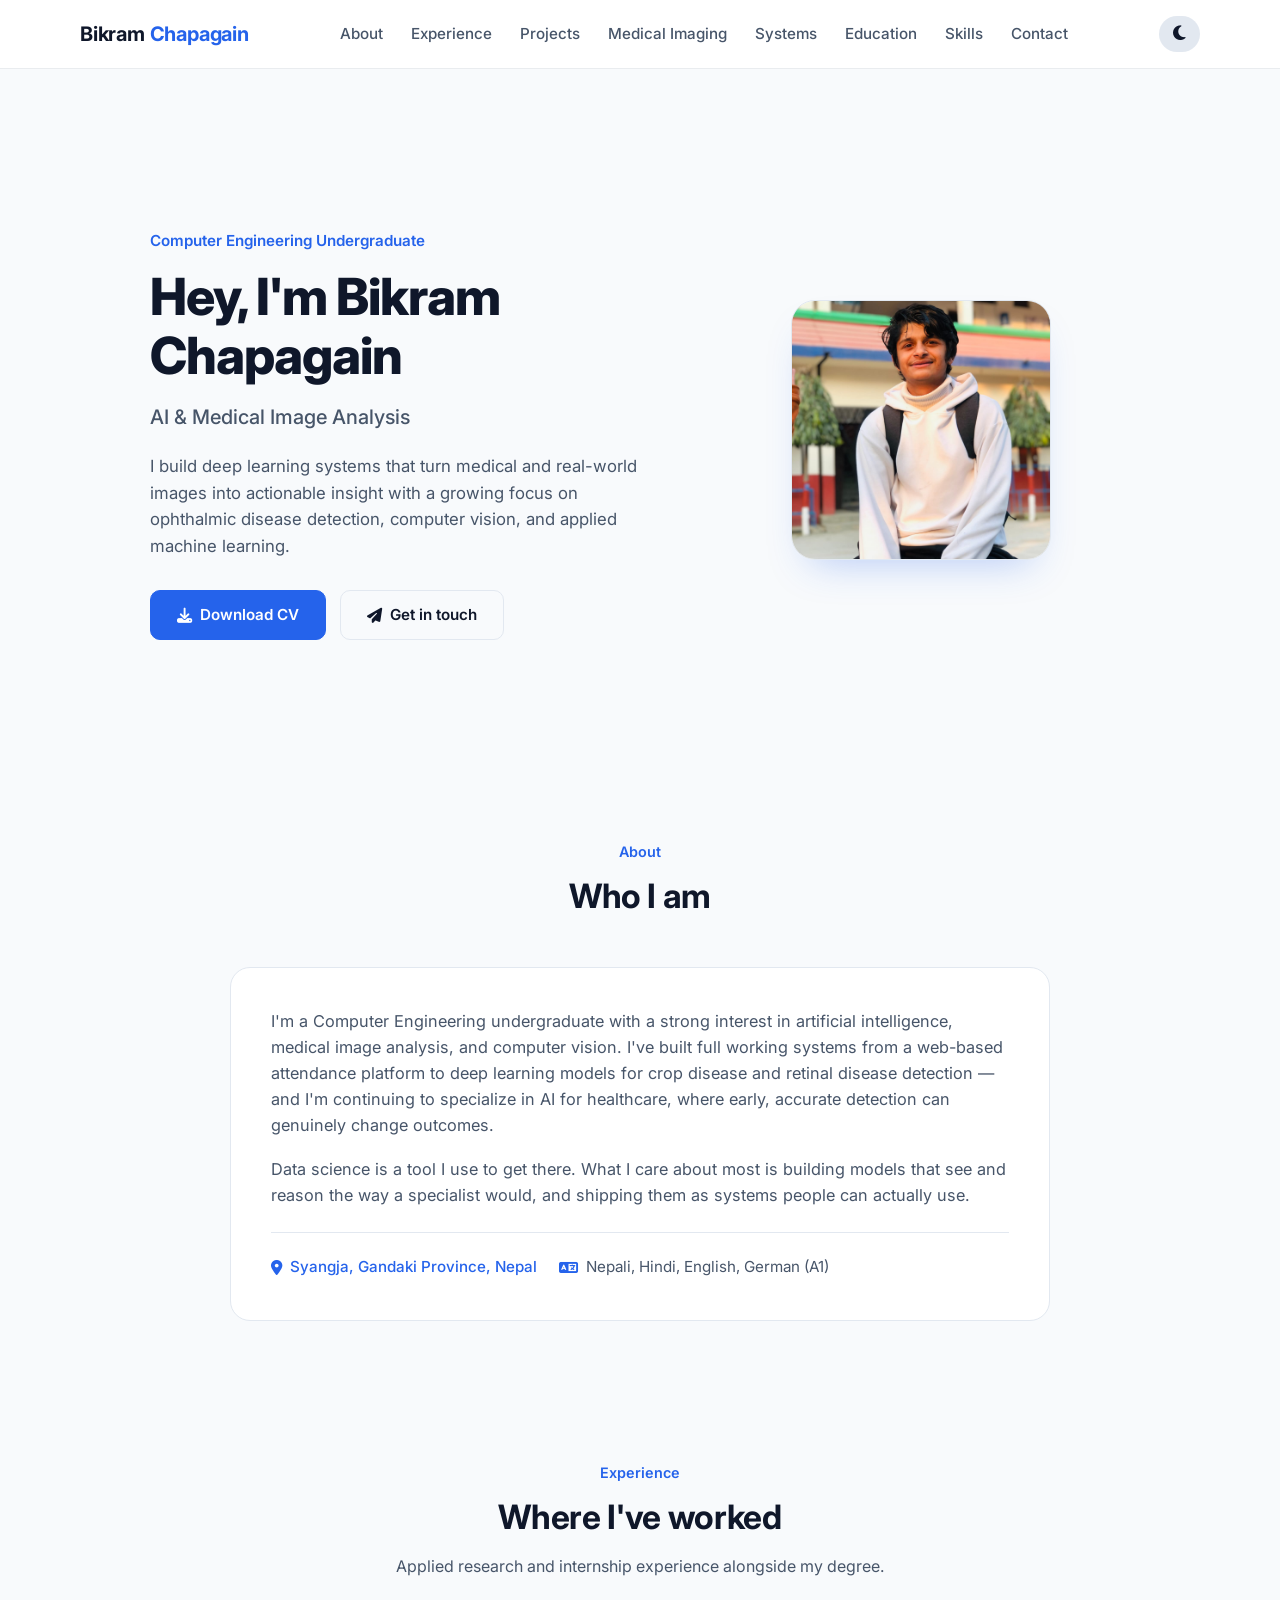
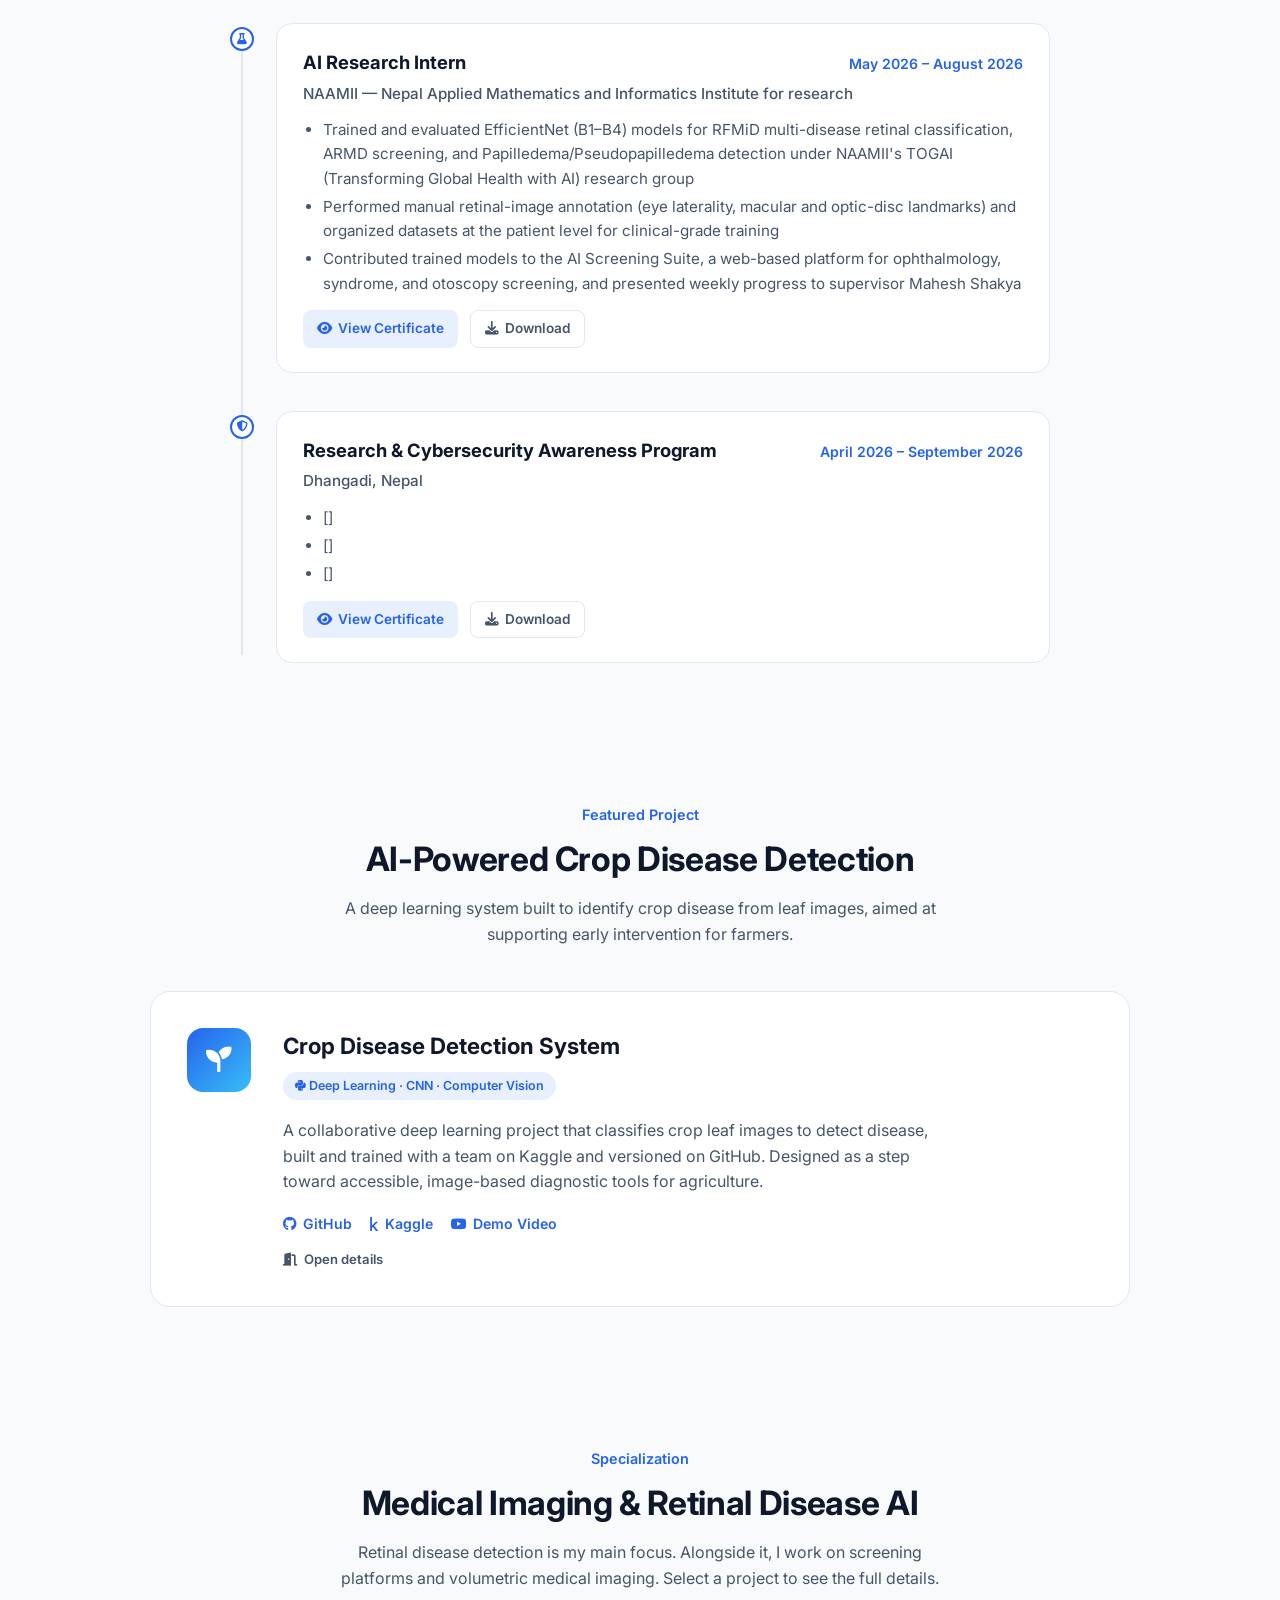
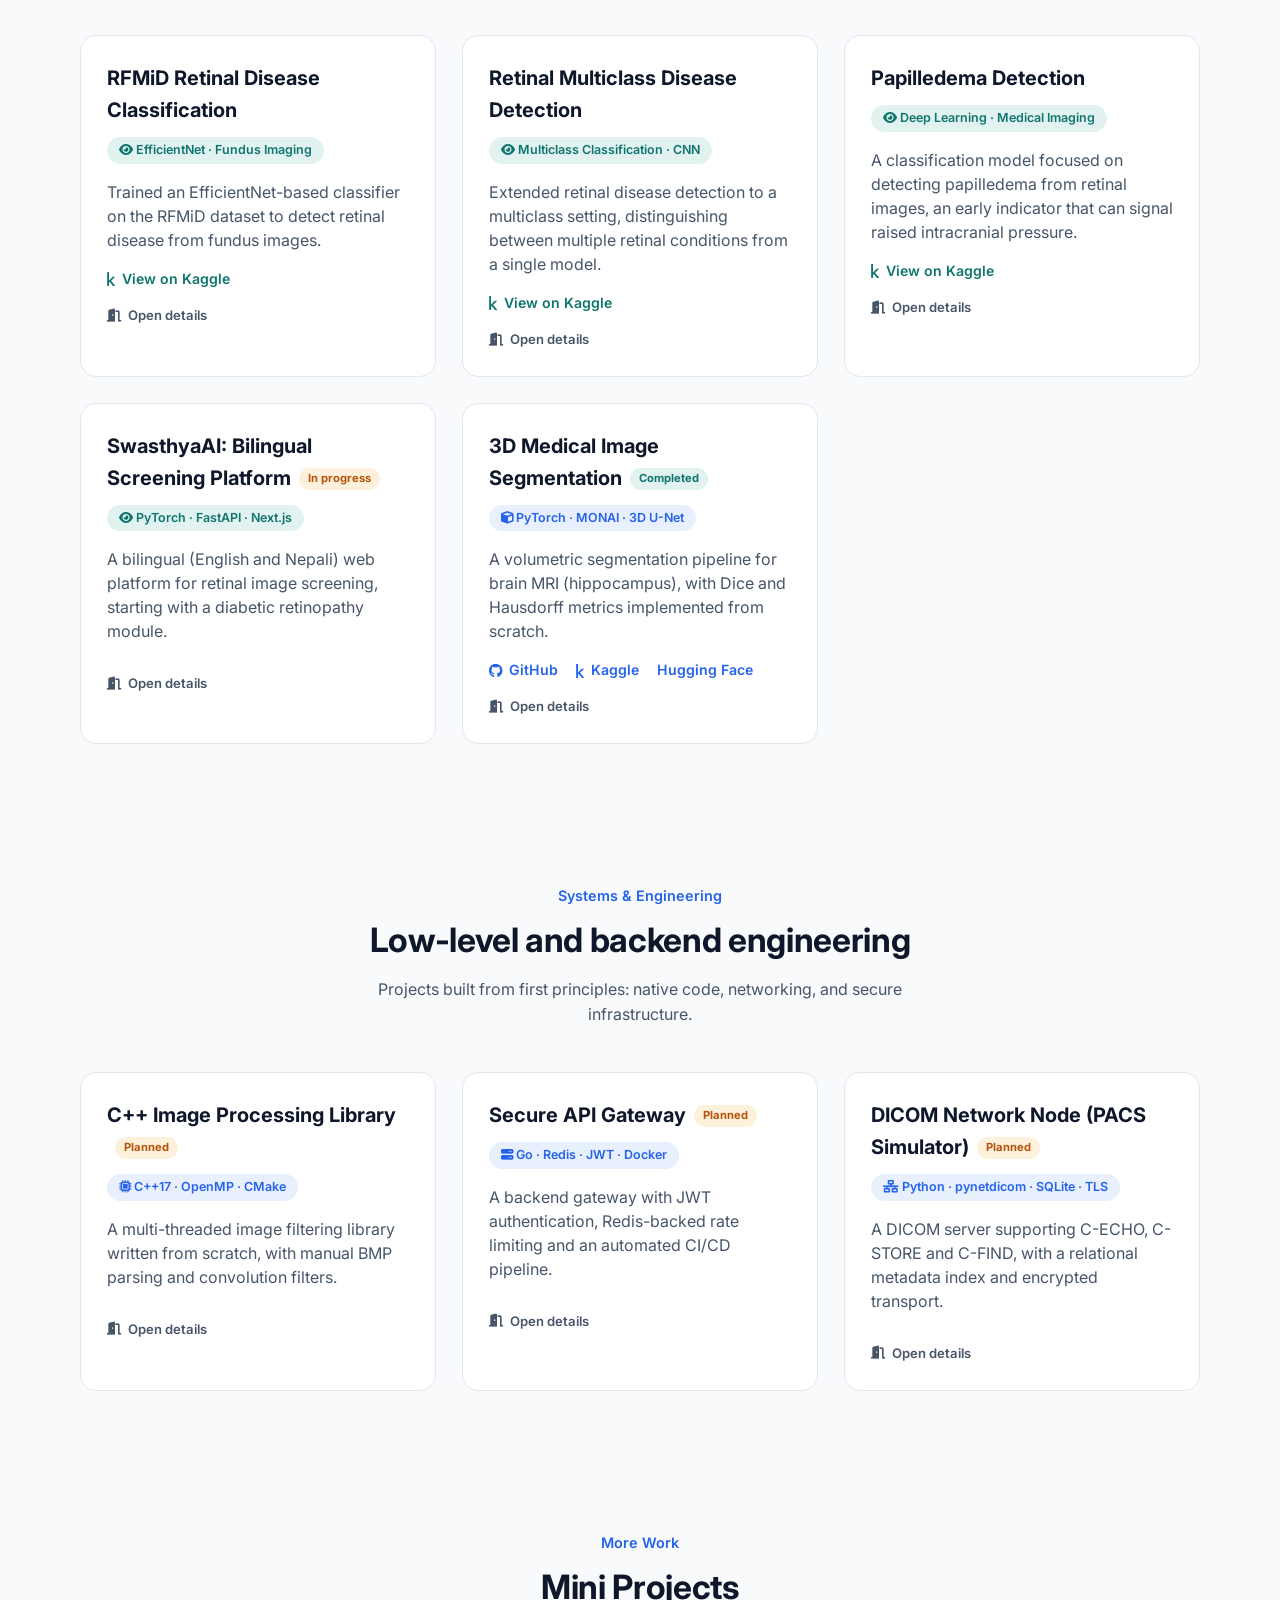
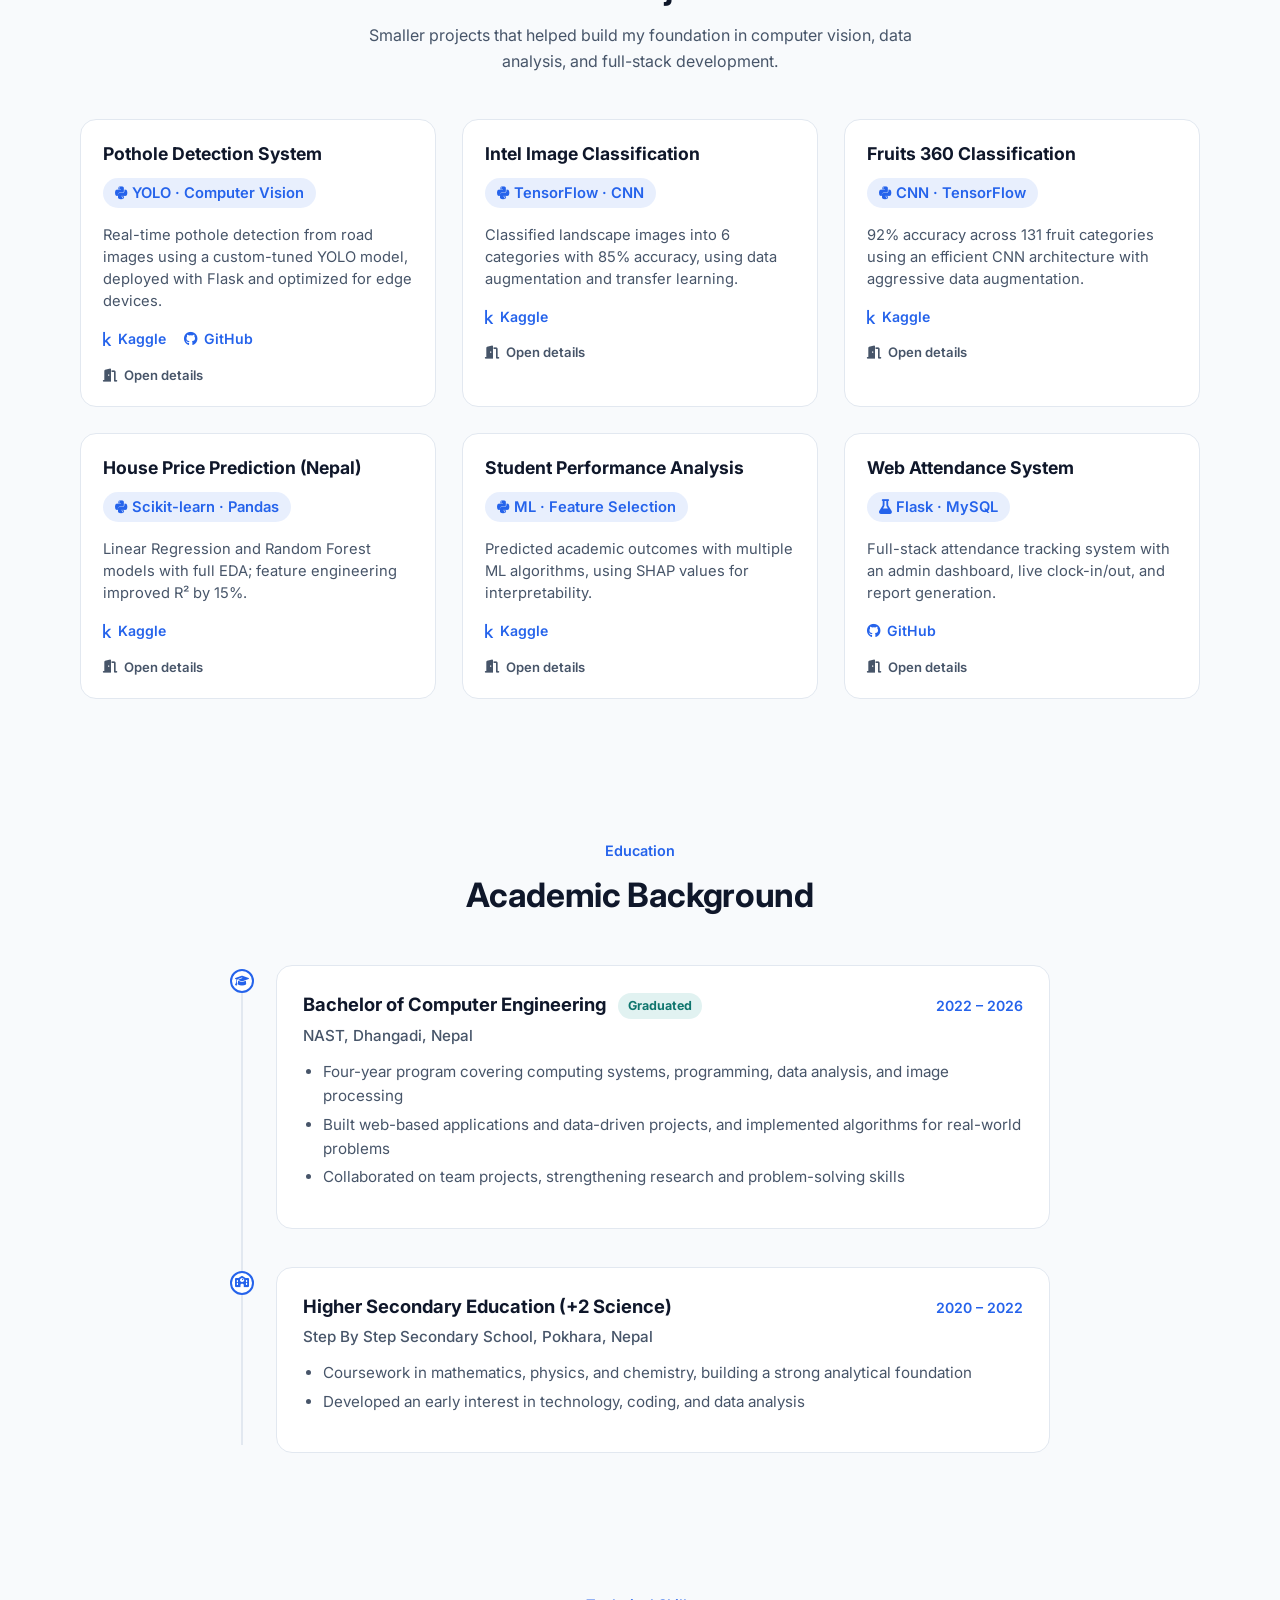
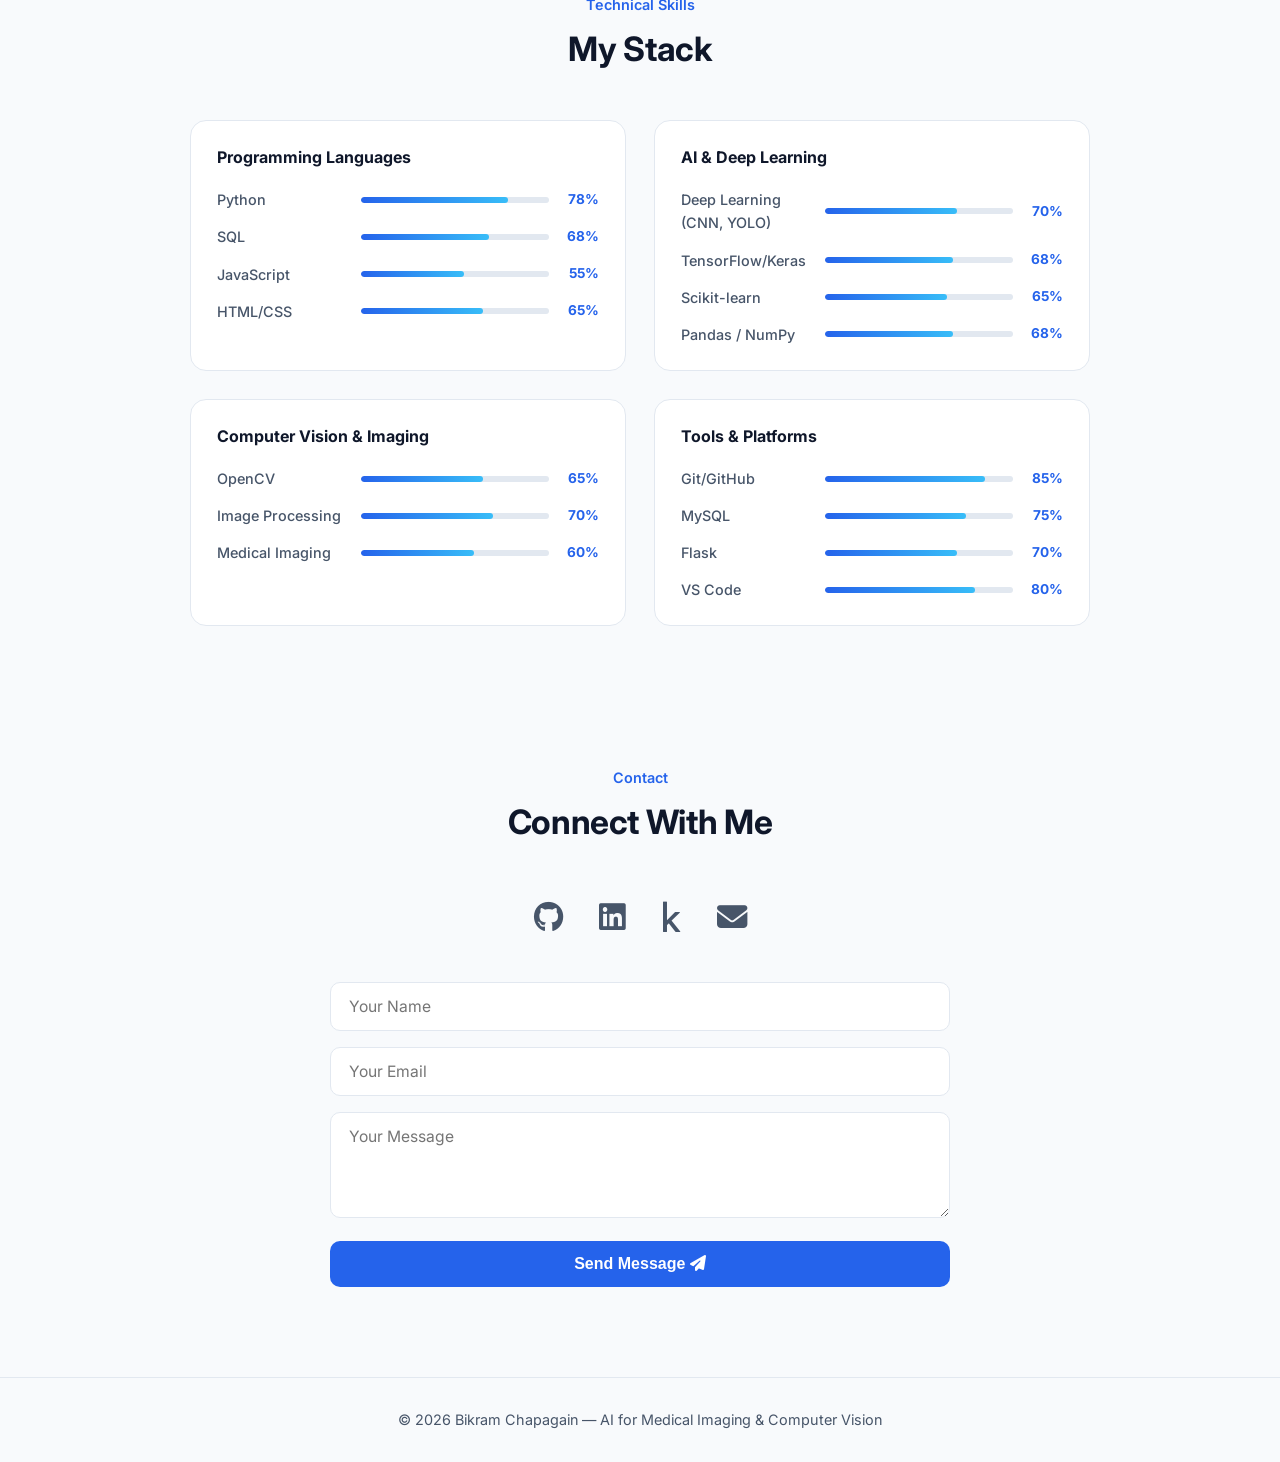
<file: index.html>
<!DOCTYPE html>
<html lang="en">
<head>
    <meta charset="UTF-8">
    <meta name="viewport" content="width=device-width, initial-scale=1.0">
    <title>Bikram Chapagain | AI &amp; Medical Image Analysis</title>
    <link href="https://fonts.googleapis.com/css2?family=Inter:wght@300;400;500;600;700;800&display=swap" rel="stylesheet">
    <link rel="stylesheet" href="https://cdnjs.cloudflare.com/ajax/libs/font-awesome/6.5.1/css/all.min.css">
    <style>
        :root {
            --ink: #0f172a;
            --ink-soft: #475569;
            --blue: #2563eb;
            --blue-deep: #1d4ed8;
            --sky: #38bdf8;
            --teal: #0d9488;
            --teal-deep: #0f766e;
            --border: #e2e8f0;
            --surface: #ffffff;
            --bg: #f8fafc;
        }

        * { margin: 0; padding: 0; box-sizing: border-box; }

        body {
            font-family: 'Inter', 'Segoe UI', sans-serif;
            background: var(--bg);
            color: var(--ink);
            line-height: 1.6;
            transition: background 0.3s ease, color 0.3s ease;
        }

        body.dark-mode {
            --ink: #e2e8f0;
            --ink-soft: #94a3b8;
            --border: rgba(56, 189, 248, 0.18);
            --surface: rgba(15, 23, 42, 0.7);
            --bg: #0b1120;
        }

        body.dark-mode nav {
            background: rgba(11, 17, 32, 0.85);
            border-bottom: 1px solid var(--border);
        }

        .container { max-width: 1180px; margin: 0 auto; padding: 0 30px; }

        /* Nav */
        nav {
            background: rgba(255, 255, 255, 0.92);
            backdrop-filter: blur(10px);
            box-shadow: 0 1px 0 rgba(15, 23, 42, 0.06);
            position: sticky;
            top: 0;
            z-index: 100;
            padding: 1rem 0;
        }

        nav .container { display: flex; justify-content: space-between; align-items: center; flex-wrap: wrap; gap: 16px; }

        .logo {
            font-size: 1.25rem;
            font-weight: 700;
            color: var(--ink);
            text-decoration: none;
            letter-spacing: -0.01em;
        }

        .logo span { color: var(--blue); }

        .nav-links { display: flex; gap: 1.75rem; list-style: none; flex-wrap: wrap; }

        .nav-links a {
            color: var(--ink-soft);
            text-decoration: none;
            font-weight: 500;
            font-size: 0.95rem;
            transition: color 0.2s;
        }

        .nav-links a:hover { color: var(--blue); }

        .dark-mode-btn {
            background: var(--border);
            border: none;
            font-size: 1.05rem;
            cursor: pointer;
            padding: 8px 14px;
            border-radius: 40px;
            color: var(--ink);
        }

        body.dark-mode .dark-mode-btn { background: #1e293b; color: #fbbf24; }

        /* Hero */
        .hero { padding: 90px 0 60px; min-height: 78vh; display: flex; align-items: center; }
        .hero-wrapper { display: flex; align-items: center; gap: 60px; flex-wrap: wrap; }
        .hero-text { flex: 1.2; min-width: 320px; }

        .hero-text .eyebrow {
            display: inline-block;
            color: var(--blue);
            font-weight: 600;
            font-size: 0.95rem;
            margin-bottom: 14px;
        }

        .hero-text h1 { font-size: 3.2rem; font-weight: 800; margin-bottom: 16px; line-height: 1.15; letter-spacing: -0.02em; }
        .hero-text h2 { font-size: 1.25rem; font-weight: 500; margin-bottom: 20px; color: var(--ink-soft); }
        .hero-text p { margin-bottom: 30px; font-size: 1.05rem; color: var(--ink-soft); max-width: 60ch; }

        .hero-actions { display: flex; gap: 14px; flex-wrap: wrap; }

        .btn-cv, .btn-outline {
            display: inline-flex;
            align-items: center;
            gap: 8px;
            padding: 12px 26px;
            text-decoration: none;
            border-radius: 10px;
            font-weight: 600;
            font-size: 0.95rem;
            transition: all 0.2s;
        }

        .btn-cv {
            background: var(--blue);
            color: white;
            border: 1px solid var(--blue);
        }
        .btn-cv:hover { background: var(--blue-deep); transform: translateY(-2px); }

        .btn-outline {
            background: transparent;
            color: var(--ink);
            border: 1px solid var(--border);
        }
        .btn-outline:hover { border-color: var(--blue); color: var(--blue); }

        .hero-image { flex: 1; text-align: center; min-width: 260px; }

        .profile-img {
            width: 260px;
            height: 260px;
            border-radius: 24px;
            object-fit: cover;
            border: 1px solid var(--border);
            box-shadow: 0 20px 40px -20px rgba(37, 99, 235, 0.35);
        }

        /* Sections */
        section { padding: 70px 0; }

        .section-head { margin-bottom: 44px; }
        .section-head .kicker { color: var(--blue); font-weight: 600; font-size: 0.9rem; margin-bottom: 6px; display: block; }
        .section-head h2 { font-size: 2.1rem; font-weight: 700; letter-spacing: -0.01em; }
        .section-head p { color: var(--ink-soft); margin-top: 10px; max-width: 60ch; }
        .section-head.center { text-align: center; }
        .section-head.center p { margin-left: auto; margin-right: auto; }

        /* About */
        .about-content {
            max-width: 820px;
            margin: 0 auto;
            background: var(--surface);
            padding: 40px;
            border-radius: 20px;
            border: 1px solid var(--border);
        }
        .about-content p { margin-bottom: 18px; font-size: 1.02rem; color: var(--ink-soft); }
        .about-meta { display: flex; flex-wrap: wrap; gap: 22px; margin-top: 24px; padding-top: 22px; border-top: 1px solid var(--border); font-size: 0.95rem; }
        .about-meta div { display: flex; align-items: center; gap: 8px; color: var(--ink-soft); }
        .about-meta i { color: var(--blue); }
        .location-link { color: var(--blue); text-decoration: none; font-weight: 500; }

        /* Timeline (Experience + Education) */
        .timeline { max-width: 820px; margin: 0 auto; position: relative; }
        .timeline::before {
            content: '';
            position: absolute;
            left: 11px;
            top: 8px;
            bottom: 8px;
            width: 2px;
            background: var(--border);
        }
        .timeline-item { position: relative; padding-left: 46px; margin-bottom: 38px; }
        .timeline-item:last-child { margin-bottom: 0; }
        .timeline-dot {
            position: absolute;
            left: 0;
            top: 4px;
            width: 24px;
            height: 24px;
            border-radius: 50%;
            background: var(--surface);
            border: 2px solid var(--blue);
            display: flex;
            align-items: center;
            justify-content: center;
            color: var(--blue);
            font-size: 0.7rem;
        }
        .timeline-card {
            background: var(--surface);
            border: 1px solid var(--border);
            border-radius: 16px;
            padding: 24px 26px;
        }
        .timeline-card .role-row { display: flex; justify-content: space-between; align-items: baseline; flex-wrap: wrap; gap: 8px; margin-bottom: 4px; }
        .timeline-card h3 { font-size: 1.15rem; font-weight: 700; }
        .timeline-card .period { font-size: 0.88rem; color: var(--blue); font-weight: 600; white-space: nowrap; }
        .timeline-card .org { color: var(--ink-soft); font-weight: 500; font-size: 0.95rem; margin-bottom: 12px; }
        .timeline-card ul { padding-left: 20px; color: var(--ink-soft); font-size: 0.95rem; margin-bottom: 14px; }
        .timeline-card ul li { margin-bottom: 4px; }
        .cert-actions { display: flex; gap: 12px; flex-wrap: wrap; }
        .cert-btn {
            display: inline-flex;
            align-items: center;
            gap: 6px;
            font-size: 0.85rem;
            font-weight: 600;
            padding: 7px 14px;
            border-radius: 8px;
            text-decoration: none;
        }
        .cert-view { background: rgba(37, 99, 235, 0.1); color: var(--blue); }
        .cert-download { background: transparent; color: var(--ink-soft); border: 1px solid var(--border); }
        .cert-view:hover { background: rgba(37, 99, 235, 0.18); }
        .cert-download:hover { border-color: var(--blue); color: var(--blue); }

        .grad-badge {
            display: inline-block;
            background: rgba(13, 148, 136, 0.12);
            color: var(--teal-deep);
            font-size: 0.78rem;
            font-weight: 700;
            padding: 3px 10px;
            border-radius: 30px;
            margin-left: 8px;
            vertical-align: middle;
        }
        body.dark-mode .grad-badge { color: #2dd4bf; }

        /* Featured project (single, large) */
        .featured-card {
            max-width: 980px;
            margin: 0 auto;
            background: var(--surface);
            border: 1px solid var(--border);
            border-radius: 20px;
            padding: 36px;
            display: flex;
            gap: 32px;
            flex-wrap: wrap;
        }
        .featured-icon {
            width: 64px;
            height: 64px;
            border-radius: 16px;
            background: linear-gradient(135deg, var(--blue), var(--sky));
            display: flex;
            align-items: center;
            justify-content: center;
            color: white;
            font-size: 1.6rem;
            flex-shrink: 0;
        }
        .featured-body { flex: 1; min-width: 240px; }
        .featured-body h3 { font-size: 1.4rem; font-weight: 700; margin-bottom: 8px; }
        .featured-body p { color: var(--ink-soft); margin-bottom: 18px; max-width: 65ch; }

        /* Generic project grid */
        .project-grid { display: grid; grid-template-columns: repeat(auto-fit, minmax(300px, 1fr)); gap: 26px; }

        .project-card {
            background: var(--surface);
            padding: 26px;
            border-radius: 16px;
            border: 1px solid var(--border);
            transition: transform 0.25s ease, box-shadow 0.25s ease, border-color 0.25s ease;
        }
        .project-card:hover { transform: translateY(-5px); box-shadow: 0 16px 30px -18px rgba(15, 23, 42, 0.25); }

        .project-card.mini { padding: 20px 22px; }
        .project-card.mini h3 { font-size: 1.1rem; }
        .project-card.mini p { font-size: 0.92rem; }

        .project-card.eye:hover { border-color: rgba(13, 148, 136, 0.4); }
        .project-card:not(.eye):hover { border-color: rgba(37, 99, 235, 0.35); }

        .project-card h3 { font-size: 1.25rem; font-weight: 700; margin-bottom: 10px; }

        .tech {
            display: inline-block;
            padding: 4px 12px;
            border-radius: 30px;
            font-size: 0.78rem;
            font-weight: 600;
            margin-bottom: 14px;
        }
        .tech.blue { background: rgba(37, 99, 235, 0.1); color: var(--blue); }
        .tech.teal { background: rgba(13, 148, 136, 0.12); color: var(--teal-deep); }
        body.dark-mode .tech.teal { color: #2dd4bf; }

        .project-card p { margin-bottom: 16px; color: var(--ink-soft); line-height: 1.5; }

        .project-links { display: flex; gap: 18px; flex-wrap: wrap; }
        .project-link { color: var(--blue); text-decoration: none; display: inline-flex; align-items: center; gap: 6px; font-weight: 600; font-size: 0.88rem; }
        .project-link:hover { color: var(--blue-deep); }
        .project-card.eye .project-link { color: var(--teal-deep); }
        body.dark-mode .project-card.eye .project-link { color: #2dd4bf; }

        /* Skills */
        .skill-groups { max-width: 900px; margin: 0 auto; display: grid; grid-template-columns: repeat(auto-fit, minmax(380px, 1fr)); gap: 28px; }
        .skill-group {
            background: var(--surface);
            border: 1px solid var(--border);
            border-radius: 16px;
            padding: 24px 26px;
        }
        .skill-group h3 { font-size: 1rem; font-weight: 700; margin-bottom: 18px; color: var(--ink); }
        .skill-item { margin-bottom: 14px; display: flex; align-items: center; gap: 14px; }
        .skill-item:last-child { margin-bottom: 0; }
        .skill-item span:first-child { width: 130px; font-size: 0.9rem; font-weight: 500; color: var(--ink-soft); flex-shrink: 0; }
        .progress-bar { flex: 1; height: 6px; background: var(--border); border-radius: 10px; overflow: hidden; }
        .progress { height: 100%; background: linear-gradient(90deg, var(--blue), var(--sky)); width: 0; border-radius: 10px; transition: width 1.1s ease; }
        .percentage { width: 36px; font-weight: 700; color: var(--blue); font-size: 0.85rem; text-align: right; }

        /* Contact */
        .contact-grid { max-width: 620px; margin: 0 auto; }
        .social-icons { display: flex; justify-content: center; gap: 36px; margin-bottom: 40px; }
        .social-icon { font-size: 1.9rem; color: var(--ink-soft); transition: 0.2s; }
        .social-icon:hover { color: var(--blue); transform: translateY(-3px); }

        .contact-form input, .contact-form textarea {
            width: 100%;
            padding: 14px 18px;
            margin-bottom: 16px;
            background: var(--surface);
            border: 1px solid var(--border);
            border-radius: 10px;
            font-size: 0.98rem;
            color: var(--ink);
            font-family: inherit;
        }
        .contact-form input:focus, .contact-form textarea:focus { outline: none; border-color: var(--blue); }

        .btn-primary {
            width: 100%;
            padding: 14px;
            background: var(--blue);
            color: white;
            border: none;
            border-radius: 10px;
            font-weight: 700;
            font-size: 1rem;
            cursor: pointer;
            transition: 0.2s;
        }
        .btn-primary:hover { background: var(--blue-deep); }

        footer { text-align: center; padding: 30px 0; border-top: 1px solid var(--border); margin-top: 20px; color: var(--ink-soft); font-size: 0.9rem; }

        @media (max-width: 768px) {
            .hero-wrapper { flex-direction: column-reverse; text-align: center; }
            .hero-text p { margin-left: auto; margin-right: auto; }
            .hero-actions { justify-content: center; }
            .hero-text h1 { font-size: 2.3rem; }
            .section-head h2 { font-size: 1.7rem; }
            .featured-card { padding: 26px; }
        }

        /* Clickable project cards */
        .project-card[data-open], .featured-card[data-open] { cursor: pointer; }
        .project-card:focus-visible, .featured-card:focus-visible { outline: 2px solid var(--blue); outline-offset: 3px; }
        .card-open { margin-top: 14px; font-size: 0.82rem; font-weight: 600; color: var(--ink-soft); display: flex; align-items: center; gap: 6px; }
        [data-open]:hover .card-open { color: var(--blue); }
        .badge { display: inline-block; font-size: 0.7rem; font-weight: 700; padding: 2px 9px; border-radius: 30px; margin-left: 8px; background: rgba(245, 158, 11, 0.14); color: #b45309; vertical-align: middle; }
        .badge.done { background: rgba(13, 148, 136, 0.12); color: var(--teal-deep); }
        body.dark-mode .badge { color: #fbbf24; }
        body.dark-mode .badge.done { color: #2dd4bf; }

        /* Door transition + project detail */
        #door { background: var(--bg); position: fixed; inset: 0; z-index: 200; visibility: hidden; opacity: 0; perspective: 1600px; overflow: hidden; transition: opacity 0.25s ease; }
        #door.show { visibility: visible; opacity: 1; }
        .door-page { position: absolute; inset: 0; z-index: 1; background: transparent; overflow-y: auto; opacity: 0; transform: scale(0.94); transition: opacity 0.6s ease 0.15s, transform 0.9s cubic-bezier(0.2, 0.7, 0.2, 1); }
        #door.open .door-page { opacity: 1; transform: none; }
        .door { position: absolute; top: 0; bottom: 0; width: 50%; z-index: 2; pointer-events: none; background: linear-gradient(180deg, #0b1120, #13203b); transition: transform 0.95s cubic-bezier(0.65, 0, 0.25, 1); backface-visibility: hidden; }
        .door.l { left: 0; transform-origin: left center; border-right: 1px solid rgba(56, 189, 248, 0.4); }
        .door.r { right: 0; transform-origin: right center; }
        .door::before { content: ''; position: absolute; inset: 12%; border: 1px solid rgba(56, 189, 248, 0.22); border-radius: 6px; }
        .door::after { content: ''; position: absolute; top: 50%; width: 14px; height: 14px; border-radius: 50%; background: var(--sky); box-shadow: 0 0 18px rgba(56, 189, 248, 0.6); }
        .door.l::after { right: 22px; }
        .door.r::after { left: 22px; }
        #door.open .door.l { transform: rotateY(-105deg); }
        #door.open .door.r { transform: rotateY(105deg); }

        .door-bg { position: absolute; inset: 0; width: 100%; height: 100%; pointer-events: none; display: none; }
        .d-wrap { max-width: 860px; margin: 0 auto; padding: 24px 30px 90px; }
        .d-back { display: inline-flex; align-items: center; gap: 8px; background: var(--surface); color: var(--ink); border: 1px solid var(--border); border-radius: 10px; padding: 9px 16px; font: 600 0.9rem inherit; font-family: inherit; cursor: pointer; }
        .d-back:hover { border-color: var(--blue); color: var(--blue); }
        .d-title { font-size: 2.3rem; font-weight: 800; letter-spacing: -0.02em; line-height: 1.2; margin: 34px 0 12px; }
        .d-tags { color: var(--ink-soft); font-weight: 600; font-size: 0.95rem; }
        .d-sec { margin-top: 38px; }
        .d-sec h3 { font-size: 1.05rem; font-weight: 700; margin-bottom: 12px; }
        .d-sec p, .d-sec li { color: var(--ink-soft); max-width: 68ch; }
        .d-sec ul { padding-left: 20px; }
        .d-sec p + p { margin-top: 12px; }
        .d-sec li { margin-bottom: 6px; }
        .d-metrics { display: grid; grid-template-columns: repeat(auto-fit, minmax(160px, 1fr)); gap: 14px; }
        .d-metric { background: var(--surface); border: 1px solid var(--border); border-radius: 14px; padding: 16px 18px; }
        .d-metric b { display: block; font-size: 1.6rem; font-weight: 800; color: var(--blue); }
        .d-metric span { font-size: 0.85rem; color: var(--ink-soft); }
        .d-chips { display: flex; flex-wrap: wrap; gap: 8px; }
        .d-chips span { background: var(--surface); border: 1px solid var(--border); border-radius: 30px; padding: 4px 13px; font-size: 0.85rem; font-weight: 600; color: var(--ink-soft); }
        .d-links { display: flex; flex-wrap: wrap; gap: 12px; }
        .d-links a { display: inline-flex; align-items: center; gap: 8px; padding: 10px 18px; border-radius: 10px; font-weight: 600; font-size: 0.92rem; text-decoration: none; background: var(--blue); color: #fff; }
        .d-links a:hover { background: var(--blue-deep); }
        .d-gallery { display: grid; grid-template-columns: repeat(auto-fit, minmax(260px, 1fr)); gap: 16px; }
        .d-gallery figure { margin: 0; }
        .d-gallery img { width: 100%; border-radius: 12px; border: 1px solid var(--border); }
        .d-gallery figcaption { font-size: 0.82rem; color: var(--ink-soft); margin-top: 6px; }

        /* Workflow: 3D data flow */
        .flow-scene { perspective: 1200px; padding: 6px 0 0; }
        .flow-plane { position: relative; transform-style: preserve-3d; transform: rotateX(34deg) rotateY(var(--ry, 0deg)); transform-origin: 50% 40%; transition: transform 0.35s ease; padding: 4px 6px 14px; }
        .flane-name { font-weight: 700; font-size: 0.9rem; margin: 6px 0 10px; }
        .flane-name span { font-weight: 500; color: var(--ink-soft); margin-left: 8px; font-size: 0.82rem; }
        .flane-sep { text-align: center; font-size: 0.82rem; font-weight: 600; color: var(--blue); margin: 16px 0 4px; }
        .flane { position: relative; display: flex; gap: 22px; transform-style: preserve-3d; padding: 14px 12px; background: rgba(37, 99, 235, 0.05); border: 1px dashed var(--border); border-radius: 14px; }
        .fnode { position: relative; flex: 1; min-width: 0; font-size: 0.74rem; font-weight: 600; font-family: inherit; line-height: 1.25; color: var(--ink); background: var(--surface); border: 1px solid var(--border); border-radius: 10px; padding: 10px 4px 9px; cursor: pointer; transform-style: preserve-3d; transition: transform 0.4s cubic-bezier(0.2, 0.7, 0.2, 1), border-color 0.3s, box-shadow 0.3s; }
        .fnode b { display: block; width: 22px; height: 22px; line-height: 22px; margin: 0 auto 6px; border-radius: 50%; background: rgba(37, 99, 235, 0.12); color: var(--blue); font-size: 0.72rem; }
        .fnode:not(:last-child)::after { content: ''; position: absolute; left: 100%; top: 50%; width: 22px; height: 2px; background: repeating-linear-gradient(90deg, var(--sky) 0 6px, transparent 6px 12px); background-size: 12px 2px; animation: fflow 0.8s linear infinite; }
        .fnode.on { transform: translateZ(26px); border-color: var(--blue); box-shadow: 0 16px 28px -12px rgba(37, 99, 235, 0.55); }
        .fnode.on b { background: var(--blue); color: #fff; }
        .fnode:focus-visible, .flow-btn:focus-visible { outline: 2px solid var(--blue); outline-offset: 2px; }
        @keyframes fflow { to { background-position: 12px 0; } }
        .fcube { position: absolute; left: 0; top: 0; width: 26px; height: 26px; transform-style: preserve-3d; pointer-events: none; opacity: 0; }
        .fcube .spin { position: absolute; inset: 0; transform-style: preserve-3d; animation: fspin 5s linear infinite; }
        .fcube i { position: absolute; inset: 0; border: 1px solid rgba(56, 189, 248, 0.95); background: rgba(56, 189, 248, 0.2); }
        .fcube i:nth-child(1) { transform: translateZ(13px); }
        .fcube i:nth-child(2) { transform: rotateY(180deg) translateZ(13px); }
        .fcube i:nth-child(3) { transform: rotateY(90deg) translateZ(13px); }
        .fcube i:nth-child(4) { transform: rotateY(-90deg) translateZ(13px); }
        .fcube i:nth-child(5) { transform: rotateX(90deg) translateZ(13px); }
        .fcube i:nth-child(6) { transform: rotateX(-90deg) translateZ(13px); }
        @keyframes fspin { to { transform: rotateX(360deg) rotateY(360deg); } }
        .fdot { position: absolute; left: 0; top: 0; width: 8px; height: 8px; border-radius: 50%; background: var(--sky); pointer-events: none; opacity: 0; }
        .flow-info { margin-top: 18px; background: var(--surface); border: 1px solid var(--border); border-radius: 14px; padding: 16px 18px; }
        .flow-info h4 { font-size: 1rem; font-weight: 700; margin-bottom: 2px; }
        .fi-data { color: var(--blue); font-weight: 600; font-size: 0.88rem; margin-bottom: 8px; }
        .flow-btn { margin-top: 12px; background: transparent; color: var(--ink); border: 1px solid var(--border); border-radius: 8px; padding: 6px 14px; font-family: inherit; font-weight: 600; font-size: 0.85rem; cursor: pointer; }
        .flow-btn:hover { border-color: var(--blue); color: var(--blue); }
        @media (max-width: 720px) {
            .flow-plane { transform: none; }
            .flane { flex-direction: column; gap: 22px; }
            .fnode { flex: none; font-size: 0.85rem; }
            .fnode:not(:last-child)::after { left: 50%; top: 100%; width: 2px; height: 22px; background: repeating-linear-gradient(180deg, var(--sky) 0 6px, transparent 6px 12px); background-size: 2px 12px; animation-name: fflowv; }
            .fnode.on { transform: scale(1.04); }
        }
        @keyframes fflowv { to { background-position: 0 12px; } }
        @media (prefers-reduced-motion: reduce) { .fcube .spin, .fnode::after { animation: none !important; } }
        body.door-lock { overflow: hidden; }
        @media (prefers-reduced-motion: reduce) { #door, .door, .door-page { transition-duration: 0.01s !important; transition-delay: 0s !important; } }
        @media (max-width: 768px) { .d-title { font-size: 1.8rem; } .d-wrap { padding: 18px 20px 70px; } }
    </style>
</head>
<body>

    <nav>
        <div class="container">
            <a href="#" class="logo">Bikram <span>Chapagain</span></a>
            <ul class="nav-links">
                <li><a href="#about">About</a></li>
                <li><a href="#experience">Experience</a></li>
                <li><a href="#featured">Projects</a></li>
                <li><a href="#ophthalmology">Medical Imaging</a></li>
                <li><a href="#systems">Systems</a></li>
                <li><a href="#education">Education</a></li>
                <li><a href="#skills">Skills</a></li>
                <li><a href="#contact">Contact</a></li>
            </ul>
            <button id="darkModeToggle" class="dark-mode-btn" aria-label="Toggle dark mode">
                <i class="fas fa-moon"></i>
            </button>
        </div>
    </nav>

    <main>
        <!-- Hero -->
        <section class="hero">
            <div class="container">
                <div class="hero-wrapper">
                    <div class="hero-text">
                        <span class="eyebrow">Computer Engineering Undergraduate</span>
                        <h1>Hey, I'm <span id="typingName"></span></h1>
                        <h2>AI &amp; Medical Image Analysis</h2>
                        <p>I build deep learning systems that turn medical and real-world images into actionable insight with a growing focus on ophthalmic disease detection, computer vision, and applied machine learning.</p>
                        <div class="hero-actions">
                            <a href="img/cv_Bikram.pdf" download class="btn-cv"><i class="fas fa-download"></i> Download CV</a>
                            <a href="#contact" class="btn-outline"><i class="fas fa-paper-plane"></i> Get in touch</a>
                        </div>
                    </div>
                    <div class="hero-image">
                        <img src="img/profile.png" alt="Bikram Chapagain" class="profile-img" onerror="this.src='https://ui-avatars.com/api/?name=Bikram&background=2563eb&color=fff&size=260'">
                    </div>
                </div>
            </div>
        </section>

        <!-- About -->
        <section id="about">
            <div class="container">
                <div class="section-head center">
                    <span class="kicker">About</span>
                    <h2>Who I am</h2>
                </div>
                <div class="about-content">
                    <p>I'm a Computer Engineering undergraduate with a strong interest in artificial intelligence, medical image analysis, and computer vision. I've built full working systems  from a web-based attendance platform to deep learning models for crop disease and retinal disease detection — and I'm continuing to specialize in AI for healthcare, where early, accurate detection can genuinely change outcomes.</p>
                    <p>Data science is a tool I use to get there. What I care about most is building models that see and reason the way a specialist would, and shipping them as systems people can actually use.</p>
                    <div class="about-meta">
                        <div><i class="fas fa-map-marker-alt"></i> <a href="https://maps.app.goo.gl/HUAZDPKoKjhKCnRS7" target="_blank" class="location-link">Syangja, Gandaki Province, Nepal</a></div>
                        <div><i class="fas fa-language"></i> Nepali, Hindi, English, German (A1)</div>
                    </div>
                </div>
            </div>
        </section>

        <!-- Experience -->
        <section id="experience">
            <div class="container">
                <div class="section-head center">
                    <span class="kicker">Experience</span>
                    <h2>Where I've worked</h2>
                    <p>Applied research and internship experience alongside my degree.</p>
                </div>
                <div class="timeline">
                    <div class="timeline-item">
                        <div class="timeline-dot"><i class="fas fa-flask"></i></div>
                        <div class="timeline-card">
                            <div class="role-row">
                                <h3>AI Research Intern</h3>
                                <span class="period">May 2026 – August 2026</span>
                            </div>
                            <div class="org">NAAMII — Nepal Applied Mathematics and Informatics Institute for research</div>
                            <ul>
                                <li>Trained and evaluated EfficientNet (B1–B4) models for RFMiD multi-disease retinal classification, ARMD screening, and Papilledema/Pseudopapilledema detection under NAAMII's TOGAI (Transforming Global Health with AI) research group</li>
                                <li>Performed manual retinal-image annotation (eye laterality, macular and optic-disc landmarks) and organized datasets at the patient level for clinical-grade training</li>
                                <li>Contributed trained models to the AI Screening Suite, a web-based platform for ophthalmology, syndrome, and otoscopy screening, and presented weekly progress to supervisor Mahesh Shakya</li>
                            </ul>
                            <div class="cert-actions">
                                <a href="certificates/certificates.png" target="_blank" class="cert-btn cert-view"><i class="fas fa-eye"></i> View Certificate</a>
                                <a href="certificates/certificates.png" download class="cert-btn cert-download"><i class="fas fa-download"></i> Download</a>
                            </div>
                        </div>
                    </div>
                    <div class="timeline-item">
                        <div class="timeline-dot"><i class="fas fa-shield-halved"></i></div>
                        <div class="timeline-card">
                            <div class="role-row">
                                <h3>Research &amp; Cybersecurity Awareness Program</h3>
                                <span class="period">April 2026 – September 2026</span>
                            </div>
                            <div class="org">Dhangadi, Nepal</div>
                            <ul>
                                <li>[]</li>
                                <li>[]</li>
                                <li>[]</li>
                            </ul>
                            <div class="cert-actions">
                                <a href="certificates/certificates.png" target="_blank" class="cert-btn cert-view"><i class="fas fa-eye"></i> View Certificate</a>
                                <a href="certificates/certificates.png" download class="cert-btn cert-download"><i class="fas fa-download"></i> Download</a>
                            </div>
                        </div>
                    </div>
                </div>
            </div>
        </section>

        <!-- Featured Project -->
        <section id="featured">
            <div class="container">
                <div class="section-head center">
                    <span class="kicker">Featured Project</span>
                    <h2>AI-Powered Crop Disease Detection</h2>
                    <p>A deep learning system built to identify crop disease from leaf images, aimed at supporting early intervention for farmers.</p>
                </div>
                <div class="featured-card">
                    <div class="featured-icon"><i class="fas fa-seedling"></i></div>
                    <div class="featured-body">
                        <h3>Crop Disease Detection System</h3>
                        <p class="tech blue"><i class="fab fa-python"></i> Deep Learning · CNN · Computer Vision</p>
                        <p>A collaborative deep learning project that classifies crop leaf images to detect disease, built and trained with a team on Kaggle and versioned on GitHub. Designed as a step toward accessible, image-based diagnostic tools for agriculture.</p>
                        <div class="project-links">
                            <a href="https://github.com/Crop-Disease-Detection-Team/cropdiseasedetection" target="_blank" class="project-link"><i class="fab fa-github"></i> GitHub</a>
                            <a href="https://www.kaggle.com/code/bikramchapagain/projectmodel2" target="_blank" class="project-link"><i class="fab fa-kaggle"></i> Kaggle</a>
                            <a href="https://youtu.be/L0fJXiHtEmI?si=3EHrOw9DelHG3joq" target="_blank" class="project-link"><i class="fab fa-youtube"></i> Demo Video</a>
                        </div>
                    </div>
                </div>
            </div>
        </section>

        <!-- Ophthalmology AI -->
        <section id="ophthalmology">
            <div class="container">
                <div class="section-head center">
                    <span class="kicker">Specialization</span>
                    <h2>Medical Imaging &amp; Retinal Disease AI</h2>
                    <p>Retinal disease detection is my main focus. Alongside it, I work on screening platforms and volumetric medical imaging. Select a project to see the full details.</p>
                </div>
                <div class="project-grid">
                    <div class="project-card eye">
                        <h3>RFMiD Retinal Disease Classification</h3>
                        <p class="tech teal"><i class="fas fa-eye"></i> EfficientNet · Fundus Imaging</p>
                        <p>Trained an EfficientNet-based classifier on the RFMiD dataset to detect retinal disease from fundus images.</p>
                        <div class="project-links">
                            <a href="https://www.kaggle.com/code/bikramchapagain/retinaldiseaseclassificationusingefficientnet" target="_blank" class="project-link"><i class="fab fa-kaggle"></i> View on Kaggle</a>
                        </div>
                    </div>
                    <div class="project-card eye">
                        <h3>Retinal Multiclass Disease Detection</h3>
                        <p class="tech teal"><i class="fas fa-eye"></i> Multiclass Classification · CNN</p>
                        <p>Extended retinal disease detection to a multiclass setting, distinguishing between multiple retinal conditions from a single model.</p>
                        <div class="project-links">
                            <a href="https://www.kaggle.com/code/bikramchapagain/retinalmulticlassdiseasedetctionsystem" target="_blank" class="project-link"><i class="fab fa-kaggle"></i> View on Kaggle</a>
                        </div>
                    </div>
                    <div class="project-card eye">
                        <h3>Papilledema Detection</h3>
                        <p class="tech teal"><i class="fas fa-eye"></i> Deep Learning · Medical Imaging</p>
                        <p>A classification model focused on detecting papilledema from retinal images, an early indicator that can signal raised intracranial pressure.</p>
                        <div class="project-links">
                            <a href="https://www.kaggle.com/code/bikramchapagain/papelodima" target="_blank" class="project-link"><i class="fab fa-kaggle"></i> View on Kaggle</a>
                        </div>
                    </div>
                    <div class="project-card eye" data-id="swasthyaai">
                        <h3>SwasthyaAI: Bilingual Screening Platform</h3>
                        <p class="tech teal"><i class="fas fa-eye"></i> PyTorch · FastAPI · Next.js</p>
                        <p>A bilingual (English and Nepali) web platform for retinal image screening, starting with a diabetic retinopathy module.</p>
                        <div class="project-links"></div>
                    </div>
                    <div class="project-card" data-id="3d-medical-segmentation">
                        <h3>3D Medical Image Segmentation</h3>
                        <p class="tech blue"><i class="fas fa-cube"></i> PyTorch · MONAI · 3D U-Net</p>
                        <p>A volumetric segmentation pipeline for brain MRI (hippocampus), with Dice and Hausdorff metrics implemented from scratch.</p>
                        <div class="project-links">
                            <a href="https://github.com/bikram76334/medseg3d" target="_blank" class="project-link"><i class="fab fa-github"></i> GitHub</a>
                            <a href="https://www.kaggle.com/code/bikramchapagain/medseg3d" target="_blank" class="project-link"><i class="fab fa-kaggle"></i> Kaggle</a>
                            <a href="https://huggingface.co/spaces/bikky67/medseg3d-hippocampus" target="_blank" class="project-link"> Hugging Face</a>
                        </div>
                    </div>
                </div>
            </div>
        </section>

        <!-- Systems & Engineering -->
        <section id="systems">
            <div class="container">
                <div class="section-head center">
                    <span class="kicker">Systems &amp; Engineering</span>
                    <h2>Low-level and backend engineering</h2>
                    <p>Projects built from first principles: native code, networking, and secure infrastructure.</p>
                </div>
                <div class="project-grid">
                    <div class="project-card" data-id="cpp-image-library">
                        <h3>C++ Image Processing Library</h3>
                        <p class="tech blue"><i class="fas fa-microchip"></i> C++17 · OpenMP · CMake</p>
                        <p>A multi-threaded image filtering library written from scratch, with manual BMP parsing and convolution filters.</p>
                        <div class="project-links"></div>
                    </div>
                    <div class="project-card" data-id="go-api-gateway">
                        <h3>Secure API Gateway</h3>
                        <p class="tech blue"><i class="fas fa-server"></i> Go · Redis · JWT · Docker</p>
                        <p>A backend gateway with JWT authentication, Redis-backed rate limiting and an automated CI/CD pipeline.</p>
                        <div class="project-links"></div>
                    </div>
                    <div class="project-card" data-id="dicom-node">
                        <h3>DICOM Network Node (PACS Simulator)</h3>
                        <p class="tech blue"><i class="fas fa-network-wired"></i> Python · pynetdicom · SQLite · TLS</p>
                        <p>A DICOM server supporting C-ECHO, C-STORE and C-FIND, with a relational metadata index and encrypted transport.</p>
                        <div class="project-links"></div>
                    </div>
                </div>
            </div>
        </section>

        <!-- Mini Projects -->
        <section id="mini-projects">
            <div class="container">
                <div class="section-head center">
                    <span class="kicker">More Work</span>
                    <h2>Mini Projects</h2>
                    <p>Smaller projects that helped build my foundation in computer vision, data analysis, and full-stack development.</p>
                </div>
                <div class="project-grid">
                    <div class="project-card mini">
                        <h3>Pothole Detection System</h3>
                        <p class="tech blue"><i class="fab fa-python"></i> YOLO · Computer Vision</p>
                        <p>Real-time pothole detection from road images using a custom-tuned YOLO model, deployed with Flask and optimized for edge devices.</p>
                        <div class="project-links">
                            <a href="https://www.kaggle.com/code/bikramchapagain/pothole-detection-system-using-deep-learning" target="_blank" class="project-link"><i class="fab fa-kaggle"></i> Kaggle</a>
                            <a href="https://github.com/bikram76334/Pothole-Detection-System-Using-Deep-Learning" target="_blank" class="project-link"><i class="fab fa-github"></i> GitHub</a>
                        </div>
                    </div>
                    <div class="project-card mini">
                        <h3>Intel Image Classification</h3>
                        <p class="tech blue"><i class="fab fa-python"></i> TensorFlow · CNN</p>
                        <p>Classified landscape images into 6 categories with 85% accuracy, using data augmentation and transfer learning.</p>
                        <div class="project-links">
                            <a href="https://www.kaggle.com/code/bikramchapagain/intel-image-classification-project" target="_blank" class="project-link"><i class="fab fa-kaggle"></i> Kaggle</a>
                        </div>
                    </div>
                    <div class="project-card mini">
                        <h3>Fruits 360 Classification</h3>
                        <p class="tech blue"><i class="fab fa-python"></i> CNN · TensorFlow</p>
                        <p>92% accuracy across 131 fruit categories using an efficient CNN architecture with aggressive data augmentation.</p>
                        <div class="project-links">
                            <a href="https://www.kaggle.com/code/bikramchapagain/fruits-360-image-classification-project" target="_blank" class="project-link"><i class="fab fa-kaggle"></i> Kaggle</a>
                        </div>
                    </div>
                    <div class="project-card mini">
                        <h3>House Price Prediction (Nepal)</h3>
                        <p class="tech blue"><i class="fab fa-python"></i> Scikit-learn · Pandas</p>
                        <p>Linear Regression and Random Forest models with full EDA; feature engineering improved R² by 15%.</p>
                        <div class="project-links">
                            <a href="https://www.kaggle.com/code/bikramchapagain/house-price-prediction" target="_blank" class="project-link"><i class="fab fa-kaggle"></i> Kaggle</a>
                        </div>
                    </div>
                    <div class="project-card mini">
                        <h3>Student Performance Analysis</h3>
                        <p class="tech blue"><i class="fab fa-python"></i> ML · Feature Selection</p>
                        <p>Predicted academic outcomes with multiple ML algorithms, using SHAP values for interpretability.</p>
                        <div class="project-links">
                            <a href="https://www.kaggle.com/code/bikramchapagain/student-academic-performance-analysis-grade-p" target="_blank" class="project-link"><i class="fab fa-kaggle"></i> Kaggle</a>
                        </div>
                    </div>
                    <div class="project-card mini">
                        <h3>Web Attendance System</h3>
                        <p class="tech blue"><i class="fas fa-flask"></i> Flask · MySQL</p>
                        <p>Full-stack attendance tracking system with an admin dashboard, live clock-in/out, and report generation.</p>
                        <div class="project-links">
                            <a href="https://github.com/bikram76334" target="_blank" class="project-link"><i class="fab fa-github"></i> GitHub</a>
                        </div>
                    </div>
                </div>
            </div>
        </section>

        <!-- Education -->
        <section id="education">
            <div class="container">
                <div class="section-head center">
                    <span class="kicker">Education</span>
                    <h2>Academic Background</h2>
                </div>
                <div class="timeline">
                    <div class="timeline-item">
                        <div class="timeline-dot"><i class="fas fa-graduation-cap"></i></div>
                        <div class="timeline-card">
                            <div class="role-row">
                                <h3>Bachelor of Computer Engineering <span class="grad-badge">Graduated</span></h3>
                                <span class="period">2022 – 2026</span>
                            </div>
                            <div class="org">NAST, Dhangadi, Nepal</div>
                            <ul>
                                <li>Four-year program covering computing systems, programming, data analysis, and image processing</li>
                                <li>Built web-based applications and data-driven projects, and implemented algorithms for real-world problems</li>
                                <li>Collaborated on team projects, strengthening research and problem-solving skills</li>
                            </ul>
                        </div>
                    </div>
                    <div class="timeline-item">
                        <div class="timeline-dot"><i class="fas fa-school"></i></div>
                        <div class="timeline-card">
                            <div class="role-row">
                                <h3>Higher Secondary Education (+2 Science)</h3>
                                <span class="period">2020 – 2022</span>
                            </div>
                            <div class="org">Step By Step Secondary School, Pokhara, Nepal</div>
                            <ul>
                                <li>Coursework in mathematics, physics, and chemistry, building a strong analytical foundation</li>
                                <li>Developed an early interest in technology, coding, and data analysis</li>
                            </ul>
                        </div>
                    </div>
                </div>
            </div>
        </section>

        <!-- Skills -->
        <section id="skills">
            <div class="container">
                <div class="section-head center">
                    <span class="kicker">Technical Skills</span>
                    <h2>My Stack</h2>
                </div>
                <div class="skill-groups">
                    <div class="skill-group">
                        <h3>Programming Languages</h3>
                        <div class="skill-item"><span>Python</span><div class="progress-bar"><div class="progress" style="width: 78%"></div></div><span class="percentage">78%</span></div>
                        <div class="skill-item"><span>SQL</span><div class="progress-bar"><div class="progress" style="width: 68%"></div></div><span class="percentage">68%</span></div>
                        <div class="skill-item"><span>JavaScript</span><div class="progress-bar"><div class="progress" style="width: 55%"></div></div><span class="percentage">55%</span></div>
                        <div class="skill-item"><span>HTML/CSS</span><div class="progress-bar"><div class="progress" style="width: 65%"></div></div><span class="percentage">65%</span></div>
                    </div>
                    <div class="skill-group">
                        <h3>AI &amp; Deep Learning</h3>
                        <div class="skill-item"><span>Deep Learning (CNN, YOLO)</span><div class="progress-bar"><div class="progress" style="width: 70%"></div></div><span class="percentage">70%</span></div>
                        <div class="skill-item"><span>TensorFlow/Keras</span><div class="progress-bar"><div class="progress" style="width: 68%"></div></div><span class="percentage">68%</span></div>
                        <div class="skill-item"><span>Scikit-learn</span><div class="progress-bar"><div class="progress" style="width: 65%"></div></div><span class="percentage">65%</span></div>
                        <div class="skill-item"><span>Pandas / NumPy</span><div class="progress-bar"><div class="progress" style="width: 68%"></div></div><span class="percentage">68%</span></div>
                    </div>
                    <div class="skill-group">
                        <h3>Computer Vision &amp; Imaging</h3>
                        <div class="skill-item"><span>OpenCV</span><div class="progress-bar"><div class="progress" style="width: 65%"></div></div><span class="percentage">65%</span></div>
                        <div class="skill-item"><span>Image Processing</span><div class="progress-bar"><div class="progress" style="width: 70%"></div></div><span class="percentage">70%</span></div>
                        <div class="skill-item"><span>Medical Imaging</span><div class="progress-bar"><div class="progress" style="width: 60%"></div></div><span class="percentage">60%</span></div>
                    </div>
                    <div class="skill-group">
                        <h3>Tools &amp; Platforms</h3>
                        <div class="skill-item"><span>Git/GitHub</span><div class="progress-bar"><div class="progress" style="width: 85%"></div></div><span class="percentage">85%</span></div>
                        <div class="skill-item"><span>MySQL</span><div class="progress-bar"><div class="progress" style="width: 75%"></div></div><span class="percentage">75%</span></div>
                        <div class="skill-item"><span>Flask</span><div class="progress-bar"><div class="progress" style="width: 70%"></div></div><span class="percentage">70%</span></div>
                        <div class="skill-item"><span>VS Code</span><div class="progress-bar"><div class="progress" style="width: 80%"></div></div><span class="percentage">80%</span></div>
                    </div>
                </div>
            </div>
        </section>

        <!-- Contact -->
        <section id="contact">
            <div class="container">
                <div class="section-head center">
                    <span class="kicker">Contact</span>
                    <h2>Connect With Me</h2>
                </div>
                <div class="contact-grid">
                    <div class="social-icons">
                        <a href="https://github.com/bikram76334" target="_blank" class="social-icon" aria-label="GitHub"><i class="fab fa-github"></i></a>
                        <a href="https://www.linkedin.com/in/bikram-chapagain-55b364392" target="_blank" class="social-icon" aria-label="LinkedIn"><i class="fab fa-linkedin"></i></a>
                        <a href="https://www.kaggle.com/bikramchapagain" target="_blank" class="social-icon" aria-label="Kaggle"><i class="fab fa-kaggle"></i></a>
                        <a href="mailto:bikram204sharma@gmail.com" class="social-icon" aria-label="Email"><i class="fas fa-envelope"></i></a>
                    </div>
                    <!-- Formspree endpoint kept from original site -->
                    <form class="contact-form" action="https://formspree.io/f/xlgvzrzb" method="POST">
                        <input type="text" name="name" placeholder="Your Name" required>
                        <input type="email" name="email" placeholder="Your Email" required>
                        <textarea name="message" rows="4" placeholder="Your Message" required></textarea>
                        <button type="submit" class="btn-primary">Send Message <i class="fas fa-paper-plane"></i></button>
                    </form>
                </div>
            </div>
        </section>
    </main>

    <footer>
        <div class="container">
            <p>© 2026 Bikram Chapagain — AI for Medical Imaging &amp; Computer Vision</p>
        </div>
    </footer>

    <script>
        // Dark mode toggle
        const darkModeToggle = document.getElementById('darkModeToggle');
        const body = document.body;
        if (localStorage.getItem('darkMode') === 'enabled') {
            body.classList.add('dark-mode');
            darkModeToggle.innerHTML = '<i class="fas fa-sun"></i>';
        }
        darkModeToggle.addEventListener('click', () => {
            body.classList.toggle('dark-mode');
            const enabled = body.classList.contains('dark-mode');
            localStorage.setItem('darkMode', enabled ? 'enabled' : 'disabled');
            darkModeToggle.innerHTML = enabled ? '<i class="fas fa-sun"></i>' : '<i class="fas fa-moon"></i>';
        });

        // Typing animation
        const names = ["Bikram Chapagain", "Bikky"];
        let nameIndex = 0, charIndex = 0, isDeleting = false;
        const typingElement = document.getElementById("typingName");
        function typeEffect() {
            if (!typingElement) return;
            const current = names[nameIndex];
            charIndex += isDeleting ? -1 : 1;
            typingElement.textContent = current.substring(0, charIndex);
            if (!isDeleting && charIndex === current.length) {
                isDeleting = true;
                setTimeout(typeEffect, 1800);
                return;
            }
            if (isDeleting && charIndex === 0) {
                isDeleting = false;
                nameIndex = (nameIndex + 1) % names.length;
                setTimeout(typeEffect, 400);
                return;
            }
            setTimeout(typeEffect, isDeleting ? 70 : 110);
        }
        typeEffect();

        // Animate progress bars on scroll
        const observer = new IntersectionObserver((entries) => {
            entries.forEach(entry => {
                if (entry.isIntersecting) {
                    entry.target.querySelectorAll('.progress').forEach(bar => {
                        const width = bar.style.width;
                        bar.style.width = '0';
                        setTimeout(() => bar.style.width = width, 100);
                    });
                    observer.unobserve(entry.target);
                }
            });
        }, { threshold: 0.4 });
        const skillsSec = document.querySelector('#skills');
        if (skillsSec) observer.observe(skillsSec);

        // ===== Project detail view (door animation) =====
        // Fill in the fields below. Anything left empty is simply hidden on the detail page.
        // Card title, tags, description and existing links are read from the card itself.
        const PROJECTS = {
            'swasthyaai': {
                status: 'In progress',
                overview: '', highlights: [], metrics: [], stack: [], images: [],
                links: { github: '', kaggle: '', huggingface: '', demo: '', report: '' }
            },
            '3d-medical-segmentation': {
                status: 'Completed',
                overview: 'Manually outlining organs and structures in 3D MRI and CT scans can take 30 to 60 minutes per case, and the result varies between experts. This project is an end-to-end pipeline that reads volumetric scans (NIfTI and DICOM), standardizes them, trains a 3D U-Net to segment the target structure, and produces voxel-wise masks with overlay images for review.\n\nMedical volumes are large, anisotropic and scanner dependent, so the pipeline handles this explicitly. Scans are reoriented to RAS, resampled to a common voxel spacing, intensity-normalized and cropped into 96x96x96 patches for training. A Dice plus cross-entropy loss counters the imbalance between a small target and a large background, and full volumes are segmented with sliding-window inference using 50% overlap and Gaussian blending.\n\nEvaluation lives in a standalone module with Dice, IoU, Hausdorff distance and HD95 written from scratch with NumPy and SciPy. Surfaces are extracted by erosion and distances come from a Euclidean distance transform scaled by voxel spacing. The functions are unit-tested on toy masks with known answers and cross-checked against MONAI and MedPy. Training runs on a Kaggle GPU, and the trained model is exported so inference can run on a CPU-only machine, such as a Hugging Face Space.',
                highlights: [
                    'Volume parsing for NIfTI files and DICOM series, with orientation, spacing and shape checks',
                    'MONAI dictionary-transform pipeline that keeps image and label aligned: RAS reorientation, resampling, normalization, positive/negative patch sampling and 3D augmentation',
                    '3D U-Net with encoder, bottleneck, decoder and skip connections, trained with mixed precision and AdamW',
                    'Dice, IoU, Hausdorff and HD95 implemented from scratch, with unit tests on analytic cases and cross-checks against MONAI and MedPy',
                    'Sliding-window inference with Gaussian blending, saved as NIfTI masks in the original scan space',
                    'Overlay visualization of predicted masks on anatomical slices',
                    'Portable deployment: ONNX export, command-line prediction and a Gradio demo'
                ],
                metrics: [],
                stack: ['PyTorch', 'MONAI', 'Nibabel', 'pydicom', 'NumPy', 'SciPy', 'MedPy', 'ONNX Runtime', 'Gradio', 'Kaggle GPU'],
                images: [{ src: 'img/fig1_system_architecture.svg', caption: 'Figure 1. System architecture of the 3D medical image segmentation pipeline (3D U-Net)' }],
                bg: 'volume',
                flow: {"handoff": "model weights: best.pt / model.onnx", "lanes": [{"name": "Training", "env": "Kaggle GPU (T4 x2 / P100)", "steps": [{"title": "Scans", "data": "NIfTI and DICOM volumes with labels", "lines": ["NIfTI (.nii, .nii.gz) and DICOM series", "Public datasets such as MSD and BraTS", "Image and label pairs"]}, {"title": "Parse", "data": "3D array + affine + voxel spacing", "lines": ["Nibabel and pydicom read the 3D array", "Extract the affine and voxel spacing", "Validate shapes and label values"]}, {"title": "Preprocess", "data": "RAS-oriented, resampled, normalized volume", "lines": ["MONAI dictionary transforms", "Reorient to RAS", "Resample to a common spacing", "CT window or MRI z-score"]}, {"title": "Patches", "data": "Augmented 96×96×96 patches", "lines": ["Positive/negative patch sampling at 96³", "Random flips and 90° rotations", "Small affine and scaling", "Intensity shift and noise"]}, {"title": "3D U-Net", "data": "Class logits, C × 96×96×96", "lines": ["Input 1 × 96×96×96", "Encoder 16-32-64-128, bottleneck 256 channels", "Decoder with skip concatenation", "Output C × 96×96×96"]}, {"title": "Loss", "data": "Gradients from Dice + cross-entropy", "lines": ["DiceCE: 0.5 × Dice + 0.5 × cross-entropy", "AdamW, lr 2e-4, cosine schedule", "Mixed precision (AMP) and backpropagation", "Handles class imbalance"]}, {"title": "Validate", "data": "Dice, IoU, HD and HD95 per case", "lines": ["Every N epochs on the validation set", "Sliding-window prediction", "Dice, IoU, Hausdorff distance and HD95", "Best mean Dice is kept as best.pt"]}, {"title": "Export", "data": "best.pt and model.onnx", "lines": ["best.pt and last.pt (for resuming after timeouts)", "TorchScript or ONNX with dynamic axes", "Outputs compared with PyTorch (max diff < 1e-4)"]}]}, {"name": "Inference", "env": "Any machine (CPU, ONNX Runtime)", "steps": [{"title": "New scan", "data": "One patient volume", "lines": ["NIfTI or DICOM volume", "Single patient case", "Anonymized metadata"]}, {"title": "Preprocess", "data": "Normalized volume + inverse transform info", "lines": ["Same transforms as training, no augmentation", "RAS, spacing, normalization", "Inverse information is stored"]}, {"title": "Sliding window", "data": "Probability map", "lines": ["96×96×96 window with 50% overlap", "Gaussian blending", "ONNX Runtime or PyTorch"]}, {"title": "Post-process", "data": "Class labels in the original space", "lines": ["Argmax to class labels", "Largest connected component", "Fill holes", "Map back to the original space"]}, {"title": "Mask", "data": "mask.nii.gz", "lines": ["Segmentation saved as .nii.gz", "Original affine kept", "Voxel-wise class labels"]}]}]},
                links: {
                    github: 'https://github.com/bikram76334/medseg3d',
                    kaggle: 'https://www.kaggle.com/code/bikramchapagain/medseg3d',
                    huggingface: 'https://huggingface.co/spaces/bikky67/medseg3d-hippocampus',
                    demo: '', report: ''
                }
            },
            'cpp-image-library': {
                status: 'Planned',
                overview: '', highlights: [], metrics: [], stack: [], images: [],
                links: { github: '', kaggle: '', huggingface: '', demo: '', report: '' }
            },
            'go-api-gateway': {
                status: 'Planned',
                overview: '', highlights: [], metrics: [], stack: [], images: [],
                links: { github: '', kaggle: '', huggingface: '', demo: '', report: '' }
            },
            'dicom-node': {
                status: 'Planned',
                overview: '', highlights: [], metrics: [], stack: [], images: [],
                links: { github: '', kaggle: '', huggingface: '', demo: '', report: '' }
            }
            // Template for any other project (key = data-id, or the lowercase title with dashes):
            // 'rfmid-retinal-disease-classification': {
            //     status: 'Completed',            // 'Completed' | 'In progress' | 'Planned'
            //     overview: 'Longer description...',
            //     highlights: ['What you built', 'Key decision', 'Hardest problem'],
            //     metrics: [{ value: '0.91', label: 'AUC on test set' }],
            //     stack: ['PyTorch', 'EfficientNet'],
            //     images: [{ src: 'img/p1.png', caption: 'Grad-CAM example' }],
            //     links: { github: '', kaggle: '', huggingface: '', demo: '', report: '' }
            // }
        };

        const LINK_META = {
            github:      ['fab fa-github', 'GitHub'],
            kaggle:      ['fab fa-kaggle', 'Kaggle'],
            huggingface: [null, ' Hugging Face'],
            demo:        ['fas fa-circle-play', 'Live demo'],
            report:      ['fas fa-file-lines', 'Report']
        };

        const esc = s => String(s).replace(/[&<>"]/g, c => ({ '&': '&amp;', '<': '&lt;', '>': '&gt;', '"': '&quot;' }[c]));
        const slug = s => s.toLowerCase().replace(/[^a-z0-9]+/g, '-').replace(/^-|-$/g, '');
        const reduced = window.matchMedia('(prefers-reduced-motion: reduce)').matches;

        // Build the door overlay once
        const door = document.createElement('div');
        door.id = 'door';
        door.setAttribute('role', 'dialog');
        door.setAttribute('aria-modal', 'true');
        door.setAttribute('aria-label', 'Project details');
        door.innerHTML = '<canvas class="door-bg" aria-hidden="true"></canvas><div class="door-page"></div><div class="door l"></div><div class="door r"></div>';
        document.body.appendChild(door);
        const doorPage = door.querySelector('.door-page');
        const bgCanvas = door.querySelector('.door-bg');
        let lastCard = null, flowStop = null, bgStop = null;

        function projectData(card) {
            const key = card.dataset.id || slug(card.dataset.title);
            const extra = PROJECTS[key] || {};
            const tech = card.querySelector('.tech');
            const desc = card.querySelector('p:not(.tech)');
            const links = [];
            card.querySelectorAll('.project-link').forEach(a => {
                const label = a.textContent.replace('View on ', '').trim();
                links.push({ href: a.href, icon: a.querySelector('i') ? a.querySelector('i').className : null, label });
            });
            Object.entries(extra.links || {}).forEach(([k, url]) => {
                if (url && !links.some(l => l.href === url)) {
                    links.push({ href: url, icon: LINK_META[k][0], label: LINK_META[k][1] });
                }
            });
            return {
                title: card.dataset.title,
                tags: tech ? tech.textContent.trim() : '',
                overview: extra.overview || (desc ? desc.textContent.trim() : ''),
                status: extra.status || '',
                flow: extra.flow || null,
                bg: extra.bg || '',
                highlights: extra.highlights || [],
                metrics: extra.metrics || [],
                stack: extra.stack || [],
                images: extra.images || [],
                links
            };
        }

        // Background animation: a rotating 3D volume with a sweeping scan plane and a highlighted segmentation mask
        function startBg(kind) {
            const ctx = bgCanvas.getContext('2d');
            bgCanvas.style.display = 'block';
            let seed = 7;
            const rnd = () => (seed = (seed * 16807) % 2147483647) / 2147483647;
            const gauss = () => (rnd() + rnd() + rnd() + rnd() - 2) / 0.577;
            const base = [], mask = [];
            for (let i = 0; i < 950; i++) {
                const side = i % 2 ? 1 : -1;
                const x = gauss(), y = gauss(), z = gauss(), l = Math.hypot(x, y, z) || 1, r = 0.92 + rnd() * 0.12;
                base.push([side * 0.2 + x / l * 0.42 * r, y / l * 0.5 * r - 0.02, z / l * 0.64 * r]);
            }
            [-1, 1].forEach(side => {
                for (let i = 0; i < 150; i++) {
                    const th = (0.15 + rnd() * 0.8) * Math.PI;
                    mask.push([side * (0.2 + 0.05 * Math.sin(th * 2)) + gauss() * 0.025, -0.12 + 0.2 * Math.sin(th) + gauss() * 0.025, 0.34 * Math.cos(th) + gauss() * 0.025, th]);
                }
            });
            const C = [];
            for (let i = 0; i < 8; i++) C.push([(i & 1 ? 1 : -1) * 0.78, (i & 2 ? 1 : -1) * 0.78, (i & 4 ? 1 : -1) * 0.78]);
            const edges = [];
            for (let i = 0; i < 8; i++) for (let j = i + 1; j < 8; j++) { const d = i ^ j; if (d === 1 || d === 2 || d === 4) edges.push([i, j]); }

            const t0 = performance.now();
            let raf = 0;
            function frame(now) {
                const dpr = window.devicePixelRatio || 1, W = bgCanvas.clientWidth, H = bgCanvas.clientHeight;
                if (!W || !H) { if (!reduced) raf = requestAnimationFrame(frame); return; }
                if (bgCanvas.width !== Math.round(W * dpr) || bgCanvas.height !== Math.round(H * dpr)) {
                    bgCanvas.width = Math.round(W * dpr); bgCanvas.height = Math.round(H * dpr);
                }
                ctx.setTransform(dpr, 0, 0, dpr, 0, 0);
                ctx.clearRect(0, 0, W, H);
                const dark = document.body.classList.contains('dark-mode');
                const cb = dark ? '56,189,248' : '37,99,235', cm = dark ? '45,212,191' : '13,148,136';
                const small = W < 720, k = (small ? 0.55 : 1) * (dark ? 1 : 0.8);
                const R = Math.min(W, H) * (small ? 0.42 : 0.36), cx = small ? W * 0.5 : W * 0.8, cy = small ? H * 0.26 : H * 0.36;
                const t = reduced ? 2 : (now - t0) / 1000;
                const yaw = reduced ? 0.6 : t * 0.28, pitch = 0.32;
                const cyw = Math.cos(yaw), syw = Math.sin(yaw), cp = Math.cos(pitch), sp = Math.sin(pitch);
                const plane = Math.sin(t * 0.55) * 0.5;
                const proj = p => {
                    const x = p[0] * cyw + p[2] * syw, z = -p[0] * syw + p[2] * cyw;
                    const y2 = p[1] * cp - z * sp, z2 = p[1] * sp + z * cp, f = 2.8 / (2.8 - z2);
                    return [cx + x * f * R, cy + y2 * f * R, z2, f];
                };
                // bounding box
                ctx.strokeStyle = 'rgb(' + cb + ')'; ctx.lineWidth = 1; ctx.globalAlpha = 0.14 * k;
                const P = C.map(proj);
                ctx.beginPath();
                edges.forEach(e => { ctx.moveTo(P[e[0]][0], P[e[0]][1]); ctx.lineTo(P[e[1]][0], P[e[1]][1]); });
                ctx.stroke();
                // anatomy points
                ctx.fillStyle = 'rgb(' + cb + ')';
                base.forEach(p => {
                    const q = proj(p), near = Math.abs(p[1] - plane) < 0.045;
                    ctx.globalAlpha = Math.min(1, (0.18 + 0.32 * Math.max(0, Math.min(1, (q[2] + 0.7) / 1.4)) + (near ? 0.35 : 0)) * k);
                    const sz = near ? 2.8 : 1.7;
                    ctx.fillRect(q[0] - sz / 2, q[1] - sz / 2, sz, sz);
                });
                // scan plane
                const Q = [[-0.72, plane, -0.8], [0.72, plane, -0.8], [0.72, plane, 0.8], [-0.72, plane, 0.8]].map(proj);
                ctx.beginPath();
                Q.forEach((q, i) => i ? ctx.lineTo(q[0], q[1]) : ctx.moveTo(q[0], q[1]));
                ctx.closePath();
                ctx.globalAlpha = 0.07 * k; ctx.fillStyle = 'rgb(' + cb + ')'; ctx.fill();
                ctx.globalAlpha = 0.4 * k; ctx.stroke();
                // segmentation mask
                ctx.fillStyle = 'rgb(' + cm + ')';
                mask.forEach(p => {
                    const q = proj(p), near = Math.abs(p[1] - plane) < 0.06;
                    const pulse = 0.5 + 0.5 * Math.sin(t * 2 + p[3] * 3);
                    ctx.globalAlpha = Math.min(1, (0.35 + 0.4 * pulse + (near ? 0.25 : 0)) * k);
                    const sz = 2.4 * q[3];
                    ctx.fillRect(q[0] - sz / 2, q[1] - sz / 2, sz, sz);
                });
                ctx.globalAlpha = 1;
                if (!reduced) raf = requestAnimationFrame(frame);
            }
            const onResize = () => { if (reduced) frame(performance.now()); };
            window.addEventListener('resize', onResize);
            raf = requestAnimationFrame(frame);
            return () => { cancelAnimationFrame(raf); window.removeEventListener('resize', onResize); bgCanvas.style.display = 'none'; };
        }

        function initFlow(root, flow) {
            const nodes = [];
            let html = '<div class="flow-scene"><div class="flow-plane">';
            flow.lanes.forEach((lane, li) => {
                if (li && flow.handoff) html += '<div class="flane-sep"><i class="fas fa-arrow-down"></i> ' + esc(flow.handoff) + '</div>';
                html += '<div class="flane-name">' + esc(lane.name) + '<span>' + esc(lane.env) + '</span></div><div class="flane">';
                lane.steps.forEach((st, si) => {
                    nodes.push({ lane: li, laneName: lane.name, n: si + 1, count: lane.steps.length, st });
                    html += '<button type="button" class="fnode" aria-label="Step ' + (si + 1) + ': ' + esc(st.title) + '"><b>' + (si + 1) + '</b>' + esc(st.title) + '</button>';
                });
                html += '</div>';
            });
            html += '<div class="fdot"></div><div class="fdot"></div><div class="fdot"></div><div class="fdot"></div>' +
                '<div class="fcube"><div class="spin"><i></i><i></i><i></i><i></i><i></i><i></i></div></div></div></div>' +
                '<div class="flow-info"><div class="fi-body"></div><button type="button" class="flow-btn"></button></div>';
            root.innerHTML = html;

            const els = root.querySelectorAll('.fnode');
            els.forEach((el, i) => { nodes[i].el = el; });
            const scene = root.querySelector('.flow-scene'), plane = root.querySelector('.flow-plane');
            const cube = root.querySelector('.fcube'), dots = Array.from(root.querySelectorAll('.fdot'));
            const body = root.querySelector('.fi-body'), btn = root.querySelector('.flow-btn');
            const N = nodes.length, STEP = 1900;
            let t = 0, shown = -1, paused = reduced, raf = 0, last = performance.now();

            const centre = i => {
                const el = nodes[i].el, lane = el.parentElement;
                return { x: lane.offsetLeft + el.offsetLeft + el.offsetWidth / 2, y: lane.offsetTop + el.offsetTop + el.offsetHeight / 2 };
            };
            const ease = g => g < 0.5 ? 2 * g * g : 1 - Math.pow(-2 * g + 2, 2) / 2;
            function at(tt) {
                tt = ((tt % N) + N) % N;
                const i = Math.floor(tt), j = (i + 1) % N, f = tt - i;
                const g = f < 0.55 ? 0 : ease((f - 0.55) / 0.45);
                const a = centre(i), b = centre(j);
                if (nodes[i].lane === nodes[j].lane && j > i) {
                    return { x: a.x + (b.x - a.x) * g, y: a.y + (b.y - a.y) * g, z: 46 + Math.sin(g * Math.PI) * 34, o: 1, act: g > 0.7 ? j : i };
                }
                return { x: g < 0.5 ? a.x : b.x, y: g < 0.5 ? a.y : b.y, z: 46, o: Math.abs(g - 0.5) * 2, act: g > 0.5 ? j : i };
            }
            function show(i) {
                shown = i;
                els.forEach((e, k) => e.classList.toggle('on', k === i));
                const n = nodes[i];
                body.innerHTML = '<h4>' + esc(n.laneName) + ', step ' + n.n + ' of ' + n.count + ': ' + esc(n.st.title) + '</h4>' +
                    '<div class="fi-data">Data in motion: ' + esc(n.st.data) + '</div>' +
                    '<ul>' + n.st.lines.map(l => '<li>' + esc(l) + '</li>').join('') + '</ul>';
            }
            function setBtn() { btn.innerHTML = paused ? '<i class="fas fa-play"></i> Play flow' : '<i class="fas fa-pause"></i> Pause'; }
            function draw() {
                const c = at(t);
                cube.style.transform = 'translate3d(' + (c.x - 13) + 'px,' + (c.y - 13) + 'px,' + c.z + 'px)';
                cube.style.opacity = c.o;
                dots.forEach((d, k) => {
                    const q = at(t - 0.1 * (k + 1));
                    d.style.transform = 'translate3d(' + (q.x - 4) + 'px,' + (q.y - 4) + 'px,' + (q.z - 8) + 'px)';
                    d.style.opacity = q.o * (0.55 - k * 0.12);
                });
                if (c.act !== shown) show(c.act);
            }
            function tick(now) {
                const dt = Math.min(now - last, 100); last = now;
                if (!paused) t = (t + dt / STEP) % N;
                draw();
                raf = requestAnimationFrame(tick);
            }
            els.forEach((el, i) => el.addEventListener('click', () => { t = i; paused = true; setBtn(); draw(); }));
            btn.addEventListener('click', () => { paused = !paused; if (!paused) last = performance.now(); setBtn(); });
            scene.addEventListener('mousemove', e => {
                const r = scene.getBoundingClientRect();
                plane.style.setProperty('--ry', (((e.clientX - r.left) / r.width) - 0.5) * 14 + 'deg');
            });
            scene.addEventListener('mouseleave', () => plane.style.setProperty('--ry', '0deg'));
            setBtn();
            raf = requestAnimationFrame(tick);
            return () => cancelAnimationFrame(raf);
        }

        function renderDetail(d) {
            if (flowStop) { flowStop(); flowStop = null; }
            if (bgStop) { bgStop(); bgStop = null; }
            const sec = (title, inner) => inner ? '<div class="d-sec"><h3>' + title + '</h3>' + inner + '</div>' : '';
            const status = d.status ? '<span class="badge' + (d.status === 'Completed' ? ' done' : '') + '">' + esc(d.status) + '</span>' : '';
            doorPage.innerHTML =
                '<div class="d-wrap">' +
                '<button class="d-back" type="button"><i class="fas fa-arrow-left"></i> Back to projects</button>' +
                '<h2 class="d-title">' + esc(d.title) + status + '</h2>' +
                '<div class="d-tags">' + esc(d.tags) + '</div>' +
                sec('Overview', d.overview.split(/\n\n/).map(p => '<p>' + esc(p) + '</p>').join('')) +
                sec('Workflow', d.flow ? '<div class="flow"></div>' : '') +
                sec('What I built', d.highlights.length ? '<ul>' + d.highlights.map(h => '<li>' + esc(h) + '</li>').join('') + '</ul>' : '') +
                sec('Results', d.metrics.length ? '<div class="d-metrics">' + d.metrics.map(m => '<div class="d-metric"><b>' + esc(m.value) + '</b><span>' + esc(m.label) + '</span></div>').join('') + '</div>' : '') +
                sec('Stack', d.stack.length ? '<div class="d-chips">' + d.stack.map(s => '<span>' + esc(s) + '</span>').join('') + '</div>' : '') +
                sec('Figures', d.images.length ? '<div class="d-gallery">' + d.images.map(i => '<figure><img src="' + esc(i.src) + '" alt="' + esc(i.caption || d.title) + '" loading="lazy"><figcaption>' + esc(i.caption || '') + '</figcaption></figure>').join('') + '</div>' : '') +
                sec('Links', d.links.length ? '<div class="d-links">' + d.links.map(l => '<a href="' + esc(l.href) + '" target="_blank" rel="noopener">' + (l.icon ? '<i class="' + esc(l.icon) + '"></i> ' : '') + esc(l.label) + '</a>').join('') + '</div>' : '') +
                '</div>';
            doorPage.scrollTop = 0;
            if (d.flow) flowStop = initFlow(doorPage.querySelector('.flow'), d.flow);
            if (d.bg) bgStop = startBg(d.bg);
            doorPage.querySelector('.d-back').addEventListener('click', closeDoor);
        }

        function setInert(on) {
            document.querySelectorAll('nav, main, footer').forEach(el => { el.inert = on; });
        }

        function openDoor(card) {
            lastCard = card;
            renderDetail(projectData(card));
            document.body.classList.add('door-lock');
            setInert(true);
            door.classList.add('show');
            setTimeout(() => {
                door.classList.add('open');
                const back = doorPage.querySelector('.d-back');
                if (back) back.focus({ preventScroll: true });
            }, reduced ? 30 : 280);
        }

        function closeDoor() {
            if (!door.classList.contains('open')) return;
            door.classList.remove('open');
            setTimeout(() => {
                door.classList.remove('show');
                if (flowStop) { flowStop(); flowStop = null; }
                if (bgStop) { bgStop(); bgStop = null; }
                document.body.classList.remove('door-lock');
                setInert(false);
                if (lastCard) lastCard.focus({ preventScroll: true });
            }, reduced ? 30 : 1000);
        }

        document.addEventListener('keydown', e => { if (e.key === 'Escape') closeDoor(); });

        document.querySelectorAll('.project-card, .featured-card').forEach(card => {
            const h3 = card.querySelector('h3');
            card.dataset.title = h3.textContent.trim();
            card.dataset.open = '1';
            card.tabIndex = 0;
            card.setAttribute('role', 'button');
            card.setAttribute('aria-label', 'Open details: ' + card.dataset.title);
            const meta = PROJECTS[card.dataset.id || slug(card.dataset.title)];
            if (meta && meta.status) {
                h3.insertAdjacentHTML('beforeend', '<span class="badge' + (meta.status === 'Completed' ? ' done' : '') + '">' + esc(meta.status) + '</span>');
            }
            const hint = document.createElement('div');
            hint.className = 'card-open';
            hint.innerHTML = '<i class="fas fa-door-open"></i> Open details';
            (card.querySelector('.featured-body') || card).appendChild(hint);
            card.addEventListener('click', e => { if (!e.target.closest('a')) openDoor(card); });
            card.addEventListener('keydown', e => {
                if ((e.key === 'Enter' || e.key === ' ') && e.target === card) { e.preventDefault(); openDoor(card); }
            });
        });

        // Smooth scroll
        document.querySelectorAll('a[href^="#"]').forEach(anchor => {
            anchor.addEventListener('click', function (e) {
                const targetId = this.getAttribute('href');
                if (targetId.length > 1) {
                    const target = document.querySelector(targetId);
                    if (target) {
                        e.preventDefault();
                        target.scrollIntoView({ behavior: 'smooth' });
                    }
                }
            });
        });
    </script>
</body>
</html>
</file>
